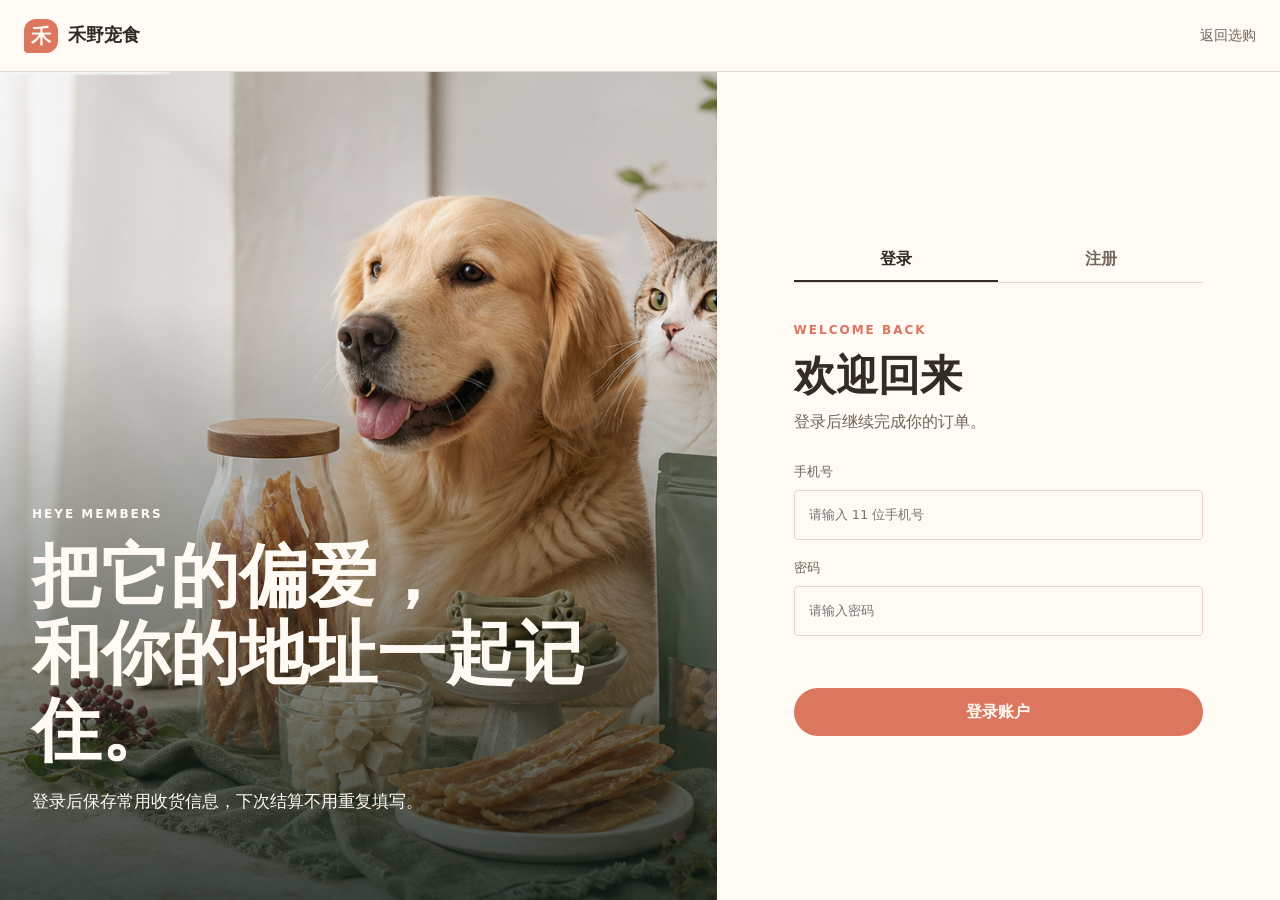
<file: account.html>
<!doctype html>
<html lang="zh-CN">
<head>
  <meta charset="UTF-8">
  <meta name="viewport" content="width=device-width, initial-scale=1.0">
  <meta name="description" content="禾野宠食用户登录、注册与收货信息管理。">
  <title>账户中心｜禾野宠食</title>
  <link rel="stylesheet" href="styles.css">
  <link rel="stylesheet" href="account.css">
</head>
<body class="account-page">
  <header class="account-header">
    <a class="brand" href="index.html" aria-label="返回禾野宠食首页">
      <span class="brand-mark">禾</span>
      <span>禾野宠食</span>
    </a>
    <a class="back-home" href="index.html">返回选购</a>
  </header>

  <main class="account-shell">
    <section class="account-intro">
      <img src="assets/images/hero.png" alt="宠物与天然零食">
      <div class="account-intro-shade"></div>
      <div class="account-intro-copy">
        <p class="eyebrow">HEYE MEMBERS</p>
        <h1>把它的偏爱，<br>和你的地址一起记住。</h1>
        <p>登录后保存常用收货信息，下次结算不用重复填写。</p>
      </div>
    </section>

    <section class="account-panel" aria-live="polite">
      <div id="authView">
        <div class="account-tabs" role="tablist" aria-label="账户操作">
          <button class="account-tab active" id="loginTab" type="button" role="tab" aria-selected="true">登录</button>
          <button class="account-tab" id="registerTab" type="button" role="tab" aria-selected="false">注册</button>
        </div>

        <form class="account-form" id="loginForm">
          <div class="form-heading">
            <p class="eyebrow ink">WELCOME BACK</p>
            <h2>欢迎回来</h2>
            <p>登录后继续完成你的订单。</p>
          </div>
          <label><span>手机号</span><input id="loginPhone" type="tel" inputmode="numeric" autocomplete="tel" maxlength="11" placeholder="请输入 11 位手机号" required></label>
          <label><span>密码</span><input id="loginPassword" type="password" autocomplete="current-password" minlength="6" placeholder="请输入密码" required></label>
          <p class="form-error" id="loginError" role="alert"></p>
          <button class="button button-primary account-submit" type="submit">登录账户</button>
        </form>

        <form class="account-form" id="registerForm" hidden>
          <div class="form-heading">
            <p class="eyebrow ink">JOIN HEYE</p>
            <h2>创建账户</h2>
            <p>注册后即可保存收货地址。</p>
          </div>
          <div class="form-row">
            <label><span>称呼</span><input id="registerName" type="text" autocomplete="name" maxlength="20" placeholder="怎么称呼你" required></label>
            <label><span>手机号</span><input id="registerPhone" type="tel" inputmode="numeric" autocomplete="tel" maxlength="11" placeholder="11 位手机号" required></label>
          </div>
          <div class="form-row">
            <label><span>设置密码</span><input id="registerPassword" type="password" autocomplete="new-password" minlength="6" placeholder="至少 6 位" required></label>
            <label><span>确认密码</span><input id="registerConfirm" type="password" autocomplete="new-password" minlength="6" placeholder="再次输入" required></label>
          </div>
          <p class="form-hint">此版本为本地静态演示，账户信息仅保存在当前浏览器。</p>
          <p class="form-error" id="registerError" role="alert"></p>
          <button class="button button-primary account-submit" type="submit">注册并登录</button>
        </form>
      </div>

      <div class="profile-view" id="profileView" hidden>
        <div class="profile-heading">
          <div class="profile-avatar" id="profileAvatar">禾</div>
          <div><p class="eyebrow ink">MY ACCOUNT</p><h2 id="profileName"></h2><p id="profilePhone"></p></div>
        </div>
        <div class="saved-address" id="savedAddress"></div>
        <section class="pet-profile-card" aria-labelledby="petProfileTitle">
          <div class="pet-profile-heading">
            <div><p class="eyebrow ink">PET PROFILE</p><h3 id="petProfileTitle">主宠档案</h3></div>
            <span>用于适口推荐与过敏源规避</span>
          </div>
          <form class="pet-profile-form" id="petProfileForm">
            <div class="form-row">
              <label><span>宠物名字</span><input id="petName" type="text" maxlength="20" placeholder="例如：年糕" required></label>
              <label><span>宠物类型</span><select id="petType" required><option value="dog">狗狗</option><option value="cat">猫猫</option></select></label>
            </div>
            <div class="form-row three-fields">
              <label><span>品种</span><input id="petBreed" type="text" maxlength="30" placeholder="例如：柯基"></label>
              <label><span>年龄（月）</span><input id="petAge" type="number" inputmode="numeric" min="1" max="300" placeholder="24"></label>
              <label><span>体重（kg）</span><input id="petWeight" type="number" inputmode="decimal" min="0.5" max="150" step="0.1" placeholder="8.5"></label>
            </div>
            <label><span>需要避开的食材</span><input id="petAllergies" type="text" maxlength="80" placeholder="例如：鸡、牛奶，用顿号或逗号分隔"></label>
            <p class="form-hint" id="petProfileStatus">尚未保存宠物档案。</p>
            <button class="button pet-save" type="submit">保存宠物档案</button>
          </form>
        </section>
        <div class="profile-actions">
          <a class="button button-primary" href="index.html">继续选购</a>
          <button class="button profile-logout" id="logoutButton" type="button">退出登录</button>
        </div>
      </div>
    </section>
  </main>

  <div class="toast" id="toast" role="status" aria-live="polite"></div>
  <script src="account.js"></script>
</body>
</html>
</file>
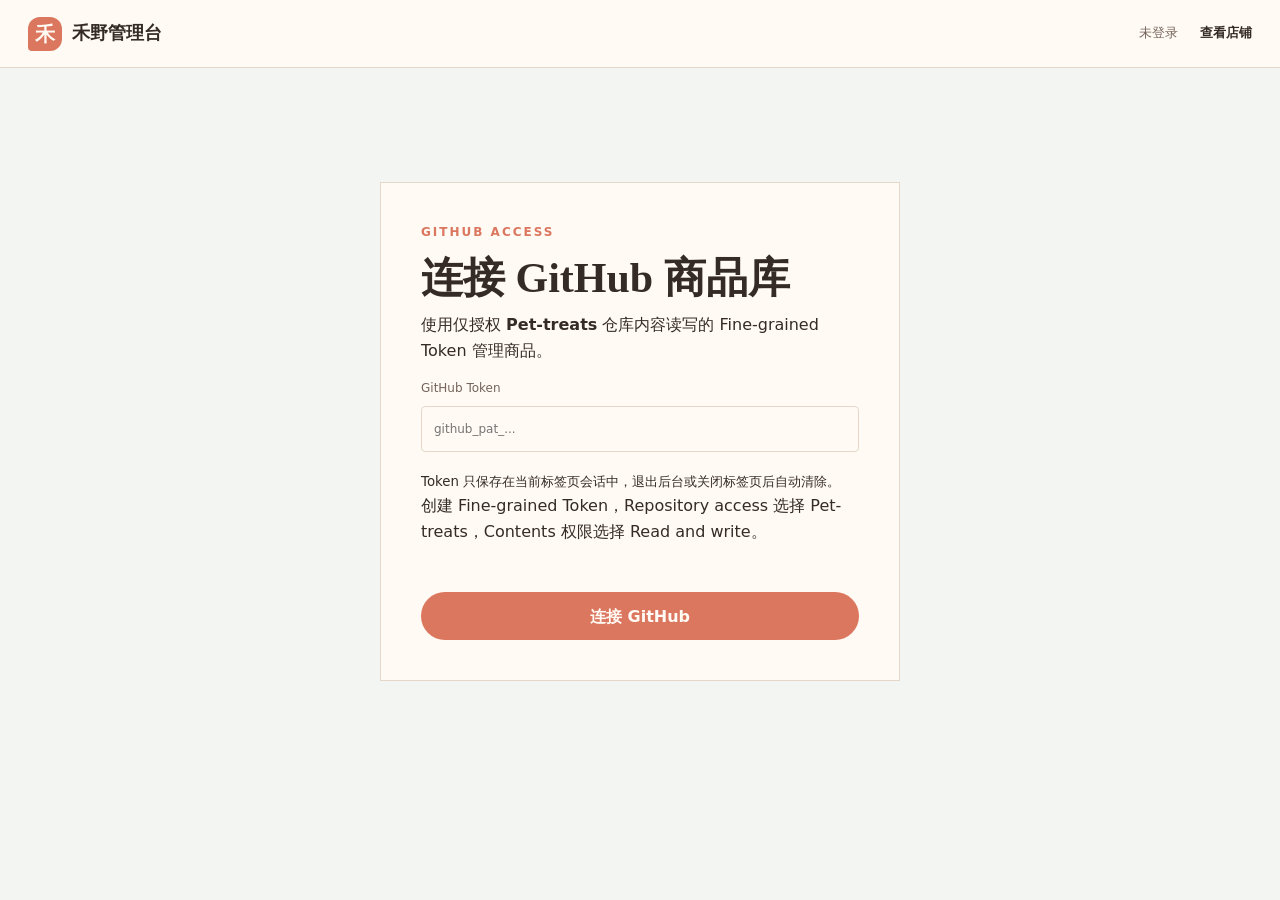
<file: admin.html>
<!doctype html>
<html lang="zh-CN">
<head>
  <meta charset="UTF-8">
  <meta name="viewport" content="width=device-width, initial-scale=1.0">
  <meta name="robots" content="noindex,nofollow">
  <title>商品管理｜禾野宠食</title>
  <link rel="stylesheet" href="styles.css">
  <link rel="stylesheet" href="admin.css">
</head>
<body class="admin-page">
  <header class="admin-header">
    <a class="brand" href="index.html"><span class="brand-mark">禾</span><span>禾野管理台</span></a>
    <div class="admin-header-actions"><span id="adminIdentity">未登录</span><a href="index.html">查看店铺</a></div>
  </header>

  <main class="admin-main">
<section class="admin-login" id="loginView">
      <form id="adminLoginForm">
        <p class="eyebrow ink">GITHUB ACCESS</p>
        <h1>连接 GitHub 商品库</h1>
        <p>使用仅授权 <strong>Pet-treats</strong> 仓库内容读写的 Fine-grained Token 管理商品。</p>
        <label><span>GitHub Token</span><input id="githubToken" type="password" autocomplete="off" placeholder="github_pat_..." required></label>
        <small>Token 只保存在当前标签页会话中，退出后台或关闭标签页后自动清除。</small>
        <p class="token-guide"><a href="https://github.com/settings/personal-access-tokens/new" target="_blank" rel="noopener">创建 Fine-grained Token</a>，Repository access 选择 Pet-treats，Contents 权限选择 Read and write。</p>
        <p class="admin-error" id="loginError" role="alert"></p>
        <button class="button button-primary" type="submit">连接 GitHub</button>
      </form>
    </section>

    <section class="admin-dashboard" id="dashboardView" hidden>
      <div class="admin-toolbar">
        <div><p class="eyebrow ink">PRODUCT CATALOG</p><h1>商品管理</h1><p id="productSummary">正在读取商品...</p></div>
        <div><button class="button admin-secondary" id="newProductButton" type="button">新增商品</button><button class="button admin-secondary" id="adminLogout" type="button">退出</button></div>
      </div>

      <div class="admin-workspace">
        <section class="admin-list-panel" aria-labelledby="productListTitle">
          <div class="admin-list-heading"><h2 id="productListTitle">全部商品</h2><input id="productSearch" type="search" placeholder="搜索商品或分类"></div>
          <div class="admin-product-list" id="adminProductList"></div>
        </section>

        <aside class="admin-editor" id="productEditor">
          <div class="editor-heading"><div><p class="eyebrow ink">PRODUCT EDITOR</p><h2 id="editorTitle">新增商品</h2></div><button class="icon-button" id="closeEditor" type="button" aria-label="关闭编辑器">×</button></div>
          <form id="productForm">
            <input id="productId" type="hidden">
            <input id="existingImageUrl" type="hidden">
            <div class="admin-form-row">
              <label><span>商品名称</span><input id="productName" type="text" maxlength="60" required></label>
              <label><span>商品 ID</span><input id="productSlug" type="text" maxlength="60" pattern="[a-z0-9-]+" placeholder="例如 rabbit-freeze" required></label>
            </div>
            <div class="admin-form-row three-columns">
              <label><span>食品分类</span><input id="productCategory" type="text" maxlength="20" required></label>
              <label><span>价格（元）</span><input id="productPrice" type="number" min="0" step="0.01" required></label>
              <label><span>规格</span><input id="productSpec" type="text" maxlength="30" required></label>
            </div>
            <fieldset><legend>适用宠物</legend><label class="check-label"><input id="productCat" type="checkbox">猫猫</label><label class="check-label"><input id="productDog" type="checkbox">狗狗</label></fieldset>
            <label><span>商品卖点</span><textarea id="productSelling" maxlength="240" required></textarea></label>
            <label><span>主要成分</span><textarea id="productIngredients" maxlength="180" required></textarea></label>
            <div class="admin-form-row">
              <label><span>适用文案</span><input id="productPetLabel" type="text" maxlength="40" placeholder="例如 犬猫通用" required></label>
              <label><span>角标</span><input id="productBadge" type="text" maxlength="20" value="新品" required></label>
            </div>
            <div class="admin-form-row three-columns">
              <label><span>月销量</span><input id="productSales" type="number" min="0" value="0" required></label>
              <label><span>评分</span><input id="productRating" type="number" min="1" max="5" step="0.1" value="5" required></label>
              <label><span>评价数</span><input id="productReviewCount" type="number" min="0" value="0" required></label>
            </div>
            <label><span>精选评价</span><input id="productReviewQuote" type="text" maxlength="160" placeholder="一条代表性买家反馈"></label>
            <label><span>商品图片</span><input id="productImage" type="file" accept="image/png,image/jpeg,image/webp"><small>新增商品必须上传，编辑时不上传则保留原图。</small></label>
            <div class="admin-image-preview" id="imagePreview">等待选择图片</div>
            <div class="admin-form-row">
              <label><span>排序值</span><input id="productSortOrder" type="number" min="0" value="0"></label>
              <label class="status-toggle"><span>商品状态</span><select id="productActive"><option value="true">上架</option><option value="false">下架</option></select></label>
            </div>
            <p class="admin-error" id="productError" role="alert"></p>
            <div class="editor-actions"><button class="button button-primary" id="saveProduct" type="submit">保存商品</button><button class="button delete-product" id="deleteProduct" type="button" hidden>删除商品</button></div>
          </form>
        </aside>
      </div>
    </section>
  </main>

  <div class="toast" id="toast" role="status" aria-live="polite"></div>
  <script src="github-config.js?v=1"></script>
  <script src="github-admin.js?v=2"></script>
</body>
</html>
</file>
<file: styles.css>
:root {
  --ink: #17231d;
  --ink-soft: #4d5a53;
  --sage: #70806b;
  --sage-light: #dfe6dc;
  --cream: #f7f5ee;
  --white: #fffefa;
  --berry: #9c5f69;
  --berry-light: #ead9dc;
  --line: #d9ddd6;
  --shadow: 0 18px 50px rgba(23, 35, 29, 0.14);
  --container: 1240px;
}

* { box-sizing: border-box; }
html { scroll-behavior: smooth; }
body {
  margin: 0;
  color: var(--ink);
  background: var(--white);
  font-family: "Microsoft YaHei", "PingFang SC", system-ui, sans-serif;
  line-height: 1.6;
}
body.modal-open { overflow: hidden; }
button, a { -webkit-tap-highlight-color: transparent; }
button { font: inherit; }
a { color: inherit; text-decoration: none; }
img { display: block; width: 100%; }

.site-header {
  height: 72px;
  padding: 0 max(24px, calc((100vw - var(--container)) / 2));
  display: grid;
  grid-template-columns: 1fr auto 1fr;
  align-items: center;
  background: rgba(255, 254, 250, 0.94);
  border-bottom: 1px solid rgba(23, 35, 29, 0.09);
  position: sticky;
  top: 0;
  z-index: 20;
  backdrop-filter: blur(12px);
}
.brand { display: inline-flex; align-items: center; gap: 10px; font-weight: 700; width: fit-content; }
.brand-mark {
  width: 34px;
  height: 34px;
  display: grid;
  place-items: center;
  color: var(--white);
  background: var(--ink);
  font-family: "SimSun", serif;
  font-size: 20px;
}
.nav-links { display: flex; gap: 32px; font-size: 14px; color: var(--ink-soft); }
.nav-links a:hover { color: var(--ink); }
.cart-button {
  justify-self: end;
  border: 0;
  background: transparent;
  color: var(--ink);
  display: flex;
  align-items: center;
  gap: 9px;
  cursor: pointer;
}
.cart-count {
  min-width: 25px;
  height: 25px;
  padding: 0 7px;
  display: grid;
  place-items: center;
  color: var(--white);
  background: var(--berry);
  border-radius: 50%;
  font-size: 12px;
  font-weight: 700;
}

.header-actions { justify-self: end; display: flex; align-items: center; gap: 24px; }
.account-link { display: inline-flex; align-items: center; gap: 8px; color: var(--ink-soft); font-size: 13px; font-weight: 700; }
.account-link:hover { color: var(--ink); }
.admin-entry { color: var(--sage); font-size: 12px; font-weight: 800; letter-spacing: .08em; }
.admin-entry:hover { color: var(--ink); }
.account-dot { width: 8px; height: 8px; border: 1px solid var(--sage); border-radius: 50%; background: var(--sage-light); }
.hero {
  min-height: min(760px, calc(100vh - 72px));
  height: calc(100vh - 72px);
  max-height: 820px;
  position: relative;
  overflow: hidden;
  display: flex;
  align-items: center;
}
.hero-image { position: absolute; inset: 0; height: 100%; object-fit: cover; object-position: center; }
.hero-shade { position: absolute; inset: 0; background: linear-gradient(90deg, rgba(16, 25, 20, .82) 0%, rgba(16, 25, 20, .52) 34%, rgba(16, 25, 20, .03) 66%); }
.hero-content {
  width: min(620px, 50%);
  margin-left: max(24px, calc((100vw - var(--container)) / 2));
  color: var(--white);
  position: relative;
  z-index: 1;
}
.eyebrow { margin: 0 0 13px; font-size: 12px; letter-spacing: 2px; font-weight: 700; }
.eyebrow.ink { color: var(--berry); }
h1, h2, p { margin-top: 0; }
h1, h2 { font-family: "STSong", "SimSun", serif; letter-spacing: 0; line-height: 1.12; }
h1 { font-size: clamp(56px, 7vw, 100px); margin-bottom: 22px; font-weight: 700; }
.hero-copy { max-width: 510px; font-size: 19px; line-height: 1.9; margin-bottom: 32px; }
.hero-actions { display: flex; gap: 12px; flex-wrap: wrap; }
.button {
  min-height: 48px;
  padding: 0 24px;
  border: 1px solid transparent;
  border-radius: 4px;
  display: inline-flex;
  align-items: center;
  justify-content: center;
  font-weight: 700;
  cursor: pointer;
  transition: transform .2s ease, background .2s ease, color .2s ease;
}
.button:hover { transform: translateY(-2px); }
.button-primary { color: var(--white); background: var(--ink); }
.button-primary:hover { background: #294035; }
.hero .button-primary { color: var(--ink); background: var(--white); }
.button-light { color: var(--white); background: rgba(255,255,255,.08); border-color: rgba(255,255,255,.55); }
.hero-notes { margin: 38px 0 0; padding: 0; list-style: none; display: flex; gap: 28px; font-size: 13px; }
.hero-notes li::before { content: ""; width: 6px; height: 6px; background: #b9caa8; display: inline-block; margin: 0 9px 1px 0; border-radius: 50%; }

.trust-strip { max-width: var(--container); margin: 0 auto; padding: 34px 24px; display: grid; grid-template-columns: repeat(4, 1fr); border-bottom: 1px solid var(--line); }
.trust-strip article { padding: 0 24px; border-right: 1px solid var(--line); display: grid; gap: 2px; }
.trust-strip article:first-child { padding-left: 0; }
.trust-strip article:last-child { border-right: 0; }
.trust-strip strong { font-family: "STSong", "SimSun", serif; font-size: 19px; }
.trust-strip span { font-size: 13px; color: var(--ink-soft); }

.bestsellers-section { max-width: var(--container); margin: 0 auto; padding: 88px 24px 0; }
.compact-heading { margin-bottom: 28px; }
.compact-heading h2 { font-size: clamp(34px, 4vw, 50px); }
.bestseller-grid { display: grid; grid-template-columns: repeat(3, 1fr); gap: 16px; }
.bestseller-card { position: relative; display: grid; grid-template-columns: 43% 57%; min-height: 210px; background: var(--cream); overflow: hidden; }
.rank-badge { position: absolute; z-index: 2; top: 12px; left: 12px; padding: 5px 9px; color: var(--white); background: var(--berry); font-size: 11px; font-weight: 700; }
.bestseller-card:first-child .rank-badge { background: var(--ink); }
.bestseller-image { border: 0; padding: 0; background: transparent; cursor: pointer; overflow: hidden; }
.bestseller-image img { height: 100%; object-fit: cover; transition: transform .4s ease; }
.bestseller-card:hover .bestseller-image img { transform: scale(1.04); }
.bestseller-info { min-width: 0; padding: 24px 18px 18px; display: grid; grid-template-columns: 1fr auto; align-content: space-between; gap: 16px 10px; }
.bestseller-info p { margin: 0 0 5px; color: var(--ink-soft); font-size: 11px; }
.bestseller-info h3 { margin: 0 0 9px; font-family: "STSong", "SimSun", serif; font-size: 20px; line-height: 1.3; }
.bestseller-info span { color: var(--berry); font-size: 12px; font-weight: 700; }
.bestseller-info > strong { align-self: end; font-size: 18px; }
.bestseller-add { grid-column: 1 / -1; min-height: 38px; border: 1px solid var(--ink); color: var(--ink); background: transparent; cursor: pointer; font-size: 20px; }
.bestseller-add:hover { color: var(--white); background: var(--ink); }
.recommendations-section { max-width: var(--container); margin: 0 auto; padding: 88px 24px 0; }
.recommendation-grid { display: grid; grid-template-columns: repeat(4, 1fr); gap: 16px; }
.recommendation-card { min-width: 0; background: var(--cream); }
.recommendation-image { width: 100%; aspect-ratio: 1 / .82; border: 0; padding: 0; overflow: hidden; background: transparent; cursor: pointer; }
.recommendation-image img { height: 100%; object-fit: cover; transition: transform .4s ease; }
.recommendation-card:hover .recommendation-image img { transform: scale(1.035); }
.recommendation-info { padding: 16px; }
.recommendation-info > p { margin: 0 0 4px; color: var(--berry); font-size: 11px; font-weight: 700; }
.recommendation-info h3 { margin: 0 0 7px; font-family: "STSong", "SimSun", serif; font-size: 20px; }
.recommendation-info > span { color: var(--ink-soft); font-size: 11px; }
.recommendation-info > div { display: flex; align-items: center; justify-content: space-between; margin-top: 14px; }
.recommendation-info > div strong { font-size: 18px; }
.recommendation-info > div button { width: 36px; height: 36px; border: 0; color: var(--white); background: var(--ink); cursor: pointer; font-size: 20px; }
.recommendation-empty { grid-column: 1 / -1; min-height: 210px; padding: 36px; display: grid; place-content: center; justify-items: start; background: var(--sage-light); }
.recommendation-empty strong { font-family: "STSong", "SimSun", serif; font-size: 28px; }
.recommendation-empty p { max-width: 520px; color: var(--ink-soft); }
.products-section { max-width: var(--container); margin: 0 auto; padding: 100px 24px 120px; }
.section-heading { display: flex; justify-content: space-between; align-items: end; gap: 40px; margin-bottom: 36px; }
.section-heading h2, .story-band h2 { font-size: clamp(36px, 4vw, 58px); margin: 0; }
.section-heading > p { color: var(--ink-soft); max-width: 420px; margin-bottom: 4px; }
.filter-groups { min-width: 0; max-width: 100%; display: grid; gap: 14px; margin-bottom: 30px; padding: 18px 0; border-top: 1px solid var(--line); border-bottom: 1px solid var(--line); }
.filter-group { min-width: 0; display: grid; grid-template-columns: 76px minmax(0, 1fr); align-items: center; gap: 16px; }
.filter-label { color: var(--ink-soft); font-size: 12px; font-weight: 700; }
.filters { width: 100%; min-width: 0; max-width: 100%; display: flex; gap: 8px; margin-bottom: 0; overflow-x: auto; padding-bottom: 4px; scrollbar-width: none; }
.filters::-webkit-scrollbar { display: none; }
.filter-button { white-space: nowrap; border: 1px solid var(--line); background: transparent; color: var(--ink-soft); border-radius: 999px; min-height: 42px; padding: 0 18px; cursor: pointer; }
.filter-button.active, .filter-button:hover { background: var(--ink); color: var(--white); border-color: var(--ink); }
.pet-filters .filter-button.active { background: var(--berry); border-color: var(--berry); }
.product-grid { display: grid; grid-template-columns: repeat(3, 1fr); gap: 38px 22px; }
.product-card { min-width: 0; }
.product-image-wrap { position: relative; aspect-ratio: 1 / 1; overflow: hidden; background: var(--cream); cursor: pointer; }
.product-image-wrap img { height: 100%; object-fit: cover; transition: transform .5s ease; }
.product-card:hover .product-image-wrap img { transform: scale(1.035); }
.product-badge { position: absolute; top: 14px; left: 14px; padding: 5px 10px; background: rgba(255,254,250,.9); color: var(--ink); font-size: 11px; font-weight: 700; backdrop-filter: blur(8px); }
.quick-add { position: absolute; right: 14px; bottom: 14px; width: 44px; height: 44px; border: 0; background: var(--ink); color: var(--white); font-size: 24px; cursor: pointer; box-shadow: 0 8px 20px rgba(23,35,29,.2); }
.product-info { display: grid; grid-template-columns: 1fr auto; gap: 8px 20px; padding-top: 16px; }
.product-category { margin: 0 0 4px; color: var(--berry); font-size: 12px; font-weight: 700; }
.product-category span { color: var(--ink-soft); }
.product-name { margin: 0; font-family: "STSong", "SimSun", serif; font-size: 22px; cursor: pointer; }
.product-desc { grid-column: 1 / -1; color: var(--ink-soft); font-size: 13px; margin: 0; }
.product-price { font-size: 18px; font-weight: 700; align-self: end; }
.product-rating { grid-column: 1 / -1; margin: -2px 0 0; color: var(--ink-soft); font-size: 12px; }

.story-band { background: var(--sage); color: var(--white); padding: 80px max(24px, calc((100vw - var(--container)) / 2)); display: grid; grid-template-columns: 1.2fr .8fr; gap: 80px; align-items: end; }
.story-band h2 { margin: 0; max-width: 650px; }
.story-band > p { margin: 0; max-width: 470px; line-height: 2; }
footer { min-height: 170px; padding: 44px max(24px, calc((100vw - var(--container)) / 2)); display: grid; grid-template-columns: 1fr auto auto; align-items: center; gap: 40px; background: var(--cream); color: var(--ink-soft); font-size: 13px; }
footer p { margin: 0; }
.footer-brand { color: var(--ink); }

.overlay { position: fixed; inset: 0; z-index: 50; display: grid; place-items: center; padding: 24px; background: rgba(15, 24, 19, .58); backdrop-filter: blur(5px); }
.overlay[hidden] { display: none; }
.modal { background: var(--white); box-shadow: var(--shadow); position: relative; max-height: calc(100vh - 48px); overflow: auto; }
.product-modal { width: min(960px, 100%); display: grid; grid-template-columns: 1fr 1fr; }
.detail-media { min-height: 560px; background: var(--cream); }
.detail-media img { height: 100%; object-fit: cover; }
.detail-content { padding: 64px 52px 44px; display: flex; flex-direction: column; }
.detail-content h2 { font-size: 42px; margin-bottom: 18px; }
.detail-selling { color: var(--ink-soft); line-height: 1.9; }
.detail-meta { display: grid; grid-template-columns: repeat(3, 1fr); gap: 12px; margin: 22px 0; }
.detail-meta span { background: var(--cream); padding: 13px 15px; }
.detail-meta small, .ingredients small { display: block; color: var(--ink-soft); font-size: 11px; margin-bottom: 4px; }
.ingredients { border-top: 1px solid var(--line); padding-top: 20px; }
.ingredients p { margin: 0; }
.product-reviews { margin-top: 22px; padding-top: 20px; border-top: 1px solid var(--line); }
.reviews-heading { display: flex; align-items: end; justify-content: space-between; gap: 20px; margin-bottom: 12px; }
.reviews-heading small { color: var(--ink-soft); font-size: 11px; }
.reviews-heading h3 { margin: 2px 0 0; font-family: "STSong", "SimSun", serif; font-size: 24px; }
.reviews-heading > strong { color: var(--berry); font-size: 14px; }
.review-list { display: grid; gap: 8px; max-height: 190px; overflow-y: auto; }
.review-item { padding: 12px; background: var(--cream); }
.review-item > div { display: flex; align-items: center; justify-content: space-between; gap: 12px; }
.review-item > div span { color: var(--berry); font-size: 11px; }
.review-item p { margin: 5px 0; color: var(--ink-soft); font-size: 12px; }
.review-item small { color: #7b847f; font-size: 10px; }
.review-form { margin-top: 12px; }
.review-form-row { display: grid; grid-template-columns: 92px 1fr; gap: 10px; }
.review-form label { display: grid; gap: 5px; color: var(--ink-soft); font-size: 11px; }
.review-form select, .review-form textarea { width: 100%; border: 1px solid var(--line); border-radius: 4px; padding: 8px 10px; color: var(--ink); background: var(--white); font: inherit; outline: none; }
.review-form select { height: 42px; }
.review-form textarea { min-height: 64px; resize: vertical; }
.review-error { min-height: 17px; margin: 3px 0; color: #a83f4d; font-size: 11px; }
.review-submit { min-height: 38px; padding: 0 16px; color: var(--ink); background: transparent; border-color: var(--ink); }
.review-login-hint { margin: 12px 0 0; color: var(--ink-soft); font-size: 12px; }
.review-login-hint a { color: var(--berry); font-weight: 700; }
.detail-footer { display: flex; justify-content: space-between; align-items: center; gap: 20px; margin-top: auto; padding-top: 30px; }
.detail-price { font-size: 27px; }
.icon-button { width: 42px; height: 42px; display: grid; place-items: center; border: 0; background: transparent; color: var(--ink); font-size: 30px; cursor: pointer; }
.modal-close { position: absolute; top: 14px; right: 14px; z-index: 2; background: rgba(255,254,250,.86); }

.cart-overlay { justify-items: end; padding: 0; }
.cart-panel { width: min(480px, 100%); height: 100%; background: var(--white); display: grid; grid-template-rows: auto 1fr auto; box-shadow: var(--shadow); }
.cart-header { padding: 28px 28px 20px; display: flex; align-items: center; justify-content: space-between; border-bottom: 1px solid var(--line); }
.cart-header h2 { font-size: 36px; margin: 0; }
.cart-items { padding: 12px 28px; overflow-y: auto; }
.cart-item { display: grid; grid-template-columns: 82px 1fr auto; gap: 14px; padding: 16px 0; border-bottom: 1px solid var(--line); }
.cart-item img { width: 82px; height: 82px; object-fit: cover; }
.cart-item h3 { margin: 0 0 2px; font-family: "STSong", "SimSun", serif; font-size: 17px; }
.cart-item p { color: var(--ink-soft); font-size: 12px; margin: 0; }
.cart-item-price { font-weight: 700; }
.quantity-control { display: flex; align-items: center; gap: 4px; margin-top: 8px; }
.quantity-control button { width: 28px; height: 28px; border: 1px solid var(--line); background: transparent; cursor: pointer; }
.quantity-control span { min-width: 26px; text-align: center; font-size: 13px; }
.remove-button { border: 0; background: transparent; color: var(--ink-soft); font-size: 12px; cursor: pointer; align-self: end; padding: 4px 0; }
.cart-footer { border-top: 1px solid var(--line); padding: 20px 28px 28px; background: var(--cream); }
.cart-total { display: flex; align-items: center; justify-content: space-between; margin-bottom: 2px; }
.cart-total strong { font-size: 27px; }
.cart-footer > p { font-size: 11px; color: var(--ink-soft); }
.checkout-button { width: 100%; }
.checkout-button:disabled { background: #aab1ac; cursor: not-allowed; transform: none; }
.empty-cart { min-height: 100%; display: grid; place-content: center; text-align: center; color: var(--ink-soft); }
.empty-cart strong { color: var(--ink); font-family: "STSong", "SimSun", serif; font-size: 24px; }
.empty-cart p { margin: 5px 0 0; }

.address-modal { width: min(680px, 100%); padding: 48px; }
.address-heading { margin-bottom: 28px; }
.address-heading h2 { margin-bottom: 10px; font-size: 42px; }
.address-heading > p:last-child { margin: 0; color: var(--ink-soft); }
.address-form label { display: grid; gap: 7px; margin-bottom: 18px; color: var(--ink-soft); font-size: 13px; }
.address-form input, .address-form textarea { width: 100%; border: 1px solid var(--line); border-radius: 4px; padding: 0 14px; color: var(--ink); background: var(--white); font: inherit; outline: none; }
.address-form input { height: 50px; }
.address-form textarea { min-height: 92px; padding-top: 13px; resize: vertical; }
.address-form input:focus, .address-form textarea:focus { border-color: var(--sage); box-shadow: 0 0 0 3px rgba(112,128,107,.12); }
.address-row { display: grid; grid-template-columns: 1fr 1fr; gap: 14px; }
.address-error { min-height: 22px; margin: -6px 0 8px; color: #a83f4d; font-size: 12px; }
.address-submit-row { display: flex; align-items: center; justify-content: space-between; gap: 24px; padding-top: 18px; border-top: 1px solid var(--line); }
.address-submit-row small { display: block; color: var(--ink-soft); }
.address-submit-row strong { font-size: 26px; }
.success-address { padding: 12px; background: var(--cream); font-size: 12px; }
.success-modal { width: min(460px, 100%); padding: 54px 42px 42px; text-align: center; }
.success-mark { width: 64px; height: 64px; display: grid; place-items: center; margin: 0 auto 24px; border: 1px solid var(--sage); color: var(--sage); border-radius: 50%; font-size: 30px; }
.success-modal h2 { font-size: 42px; margin-bottom: 14px; }
.success-modal > p:not(.eyebrow) { color: var(--ink-soft); line-height: 1.9; }
.toast { position: fixed; left: 50%; bottom: 28px; z-index: 80; transform: translate(-50%, 20px); background: var(--ink); color: var(--white); padding: 11px 18px; opacity: 0; pointer-events: none; transition: .25s ease; font-size: 13px; box-shadow: var(--shadow); }
.toast.show { opacity: 1; transform: translate(-50%, 0); }

@media (max-width: 900px) {
  .recommendation-grid { grid-template-columns: repeat(2, 1fr); }
  .site-header { grid-template-columns: 1fr auto; }
  .nav-links { display: none; }
  .header-actions { justify-self: end; display: flex; align-items: center; gap: 24px; }
.account-link { display: inline-flex; align-items: center; gap: 8px; color: var(--ink-soft); font-size: 13px; font-weight: 700; }
.account-link:hover { color: var(--ink); }
.account-dot { width: 8px; height: 8px; border: 1px solid var(--sage); border-radius: 50%; background: var(--sage-light); }
.hero { min-height: 680px; height: calc(100svh - 72px); max-height: 760px; align-items: end; padding-bottom: 44px; }
  .hero-image { object-position: 61% center; }
  .hero-shade { background: linear-gradient(0deg, rgba(15,24,19,.88) 0%, rgba(15,24,19,.48) 52%, rgba(15,24,19,.04) 80%); }
  .hero-content { width: auto; margin: 0 24px; }
  h1 { font-size: 58px; margin-bottom: 12px; }
  .hero-copy { font-size: 16px; margin-bottom: 22px; max-width: 520px; }
  .hero-notes { margin-top: 25px; gap: 13px; flex-wrap: wrap; }
  .trust-strip { grid-template-columns: repeat(2, 1fr); gap: 0; padding: 26px 24px; }
  .trust-strip article { padding: 14px 18px; }
  .trust-strip article:nth-child(2) { border-right: 0; }
  .trust-strip article:nth-child(3) { padding-left: 0; }
  .product-grid { grid-template-columns: repeat(2, 1fr); }
  .product-modal { grid-template-columns: 1fr; width: min(620px, 100%); }
  .detail-media { min-height: 0; aspect-ratio: 1.4 / 1; }
  .detail-content { padding: 34px 28px 28px; }
  .detail-content h2 { font-size: 34px; }
  .story-band { grid-template-columns: 1fr; gap: 30px; }
  footer { grid-template-columns: 1fr; gap: 13px; }
}

@media (max-width: 600px) {
  .site-header { height: 62px; padding: 0 16px; }
  .brand { font-size: 15px; }
  .brand-mark { width: 30px; height: 30px; font-size: 18px; }
  .cart-button > span:first-child { font-size: 13px; }
  .header-actions { gap: 12px; }
  .account-link { font-size: 12px; }
  .header-actions { justify-self: end; display: flex; align-items: center; gap: 24px; }
.account-link { display: inline-flex; align-items: center; gap: 8px; color: var(--ink-soft); font-size: 13px; font-weight: 700; }
.account-link:hover { color: var(--ink); }
.account-dot { width: 8px; height: 8px; border: 1px solid var(--sage); border-radius: 50%; background: var(--sage-light); }
.hero { height: calc(100svh - 62px); min-height: 620px; max-height: 720px; padding-bottom: 28px; }
  .hero-image { object-position: 62% center; }
  .hero-content { margin: 0 18px; }
  h1 { font-size: 48px; }
  .hero-copy { line-height: 1.75; }
  .hero-actions .button { flex: 1 1 150px; padding: 0 14px; }
  .hero-notes { font-size: 11px; }
  .trust-strip { grid-template-columns: 1fr 1fr; padding: 15px 18px; }
  .trust-strip article { padding: 12px 9px; }
  .trust-strip strong { font-size: 16px; }
  .trust-strip span { font-size: 11px; }
  .recommendations-section { padding: 64px 16px 0; }
  .recommendation-grid { grid-template-columns: 1fr; }
  .products-section { padding: 72px 16px 80px; }
  .section-heading { display: block; margin-bottom: 28px; }
  .section-heading h2 { font-size: 36px; margin-bottom: 13px; }
  .section-heading > p { font-size: 14px; }
  .filter-groups { gap: 16px; padding: 15px 0; }
  .filter-group { display: block; }
  .filter-label { display: block; margin-bottom: 8px; }
  .filters { margin-right: 0; }
  .product-grid { grid-template-columns: 1fr; gap: 34px; }
  .product-name { font-size: 21px; }
  .story-band { padding: 62px 20px; }
  .story-band h2 { font-size: 36px; }
  .overlay { padding: 12px; align-items: end; }
  .product-modal { max-height: calc(100svh - 24px); }
  .detail-media { aspect-ratio: 1.35 / 1; }
  .detail-content { padding: 26px 20px 20px; }
  .review-form-row { grid-template-columns: 1fr; }
  .detail-content h2 { font-size: 31px; margin-bottom: 10px; }
  .detail-selling { font-size: 14px; line-height: 1.7; }
  .detail-meta { margin: 14px 0; }
  .detail-footer { position: sticky; bottom: -20px; background: var(--white); padding: 14px 0 20px; }
  .detail-footer .button { padding: 0 18px; }
  .cart-overlay { padding: 0; }
  .cart-panel { width: 100%; }
  .cart-header, .cart-items, .cart-footer { padding-left: 18px; padding-right: 18px; }
  .success-modal { padding: 42px 24px 30px; }
  .address-modal { padding: 38px 20px 20px; }
  .address-heading h2 { font-size: 34px; }
  .address-row { grid-template-columns: 1fr; gap: 0; }
  .address-submit-row { align-items: stretch; flex-direction: column; gap: 14px; }
  .address-submit-row .button { width: 100%; }
  footer { padding: 38px 20px; }
}

@media (max-width: 900px) {
  .recommendation-grid { grid-template-columns: repeat(2, 1fr); }
  .bestseller-grid { grid-template-columns: 1fr; }
  .bestseller-card { grid-template-columns: 34% 66%; }
}

@media (max-width: 600px) {
  .bestsellers-section { padding: 64px 16px 0; }
  .compact-heading { margin-bottom: 22px; }
  .compact-heading h2 { font-size: 36px; }
  .bestseller-card { grid-template-columns: 42% 58%; min-height: 180px; }
  .bestseller-info { padding: 20px 14px 14px; }
}
@media (prefers-reduced-motion: reduce) {
  html { scroll-behavior: auto; }
  *, *::before, *::after { transition-duration: 0.01ms !important; }
}

:focus-visible { outline: 3px solid rgba(156, 95, 105, .35); outline-offset: 3px; }
.product-tools { display: grid; grid-template-columns: minmax(260px, 1fr) auto auto; align-items: end; gap: 18px; margin: 0 0 30px; }
.product-search-field, .product-sort { display: grid; gap: 7px; color: var(--ink-soft); font-size: 12px; font-weight: 700; }
.product-search-field > div { position: relative; }
.product-search-field input, .product-sort select { width: 100%; height: 46px; border: 1px solid var(--line); border-radius: 4px; color: var(--ink); background: var(--white); font: inherit; }
.product-search-field input { padding: 0 46px 0 14px; }
.product-search-field input:focus, .product-sort select:focus { border-color: var(--sage); outline: 0; box-shadow: 0 0 0 3px rgba(112, 128, 107, .12); }
.product-search-field button { position: absolute; inset: 0 0 0 auto; width: 44px; border: 0; color: var(--ink-soft); background: transparent; cursor: pointer; font-size: 21px; }
.product-sort select { min-width: 170px; padding: 0 34px 0 12px; }
.product-result-count { margin: 0 0 12px; color: var(--ink-soft); font-size: 12px; white-space: nowrap; }
.product-empty { grid-column: 1 / -1; min-height: 260px; display: grid; place-content: center; justify-items: center; padding: 32px; text-align: center; background: var(--cream); }
.product-empty strong { font-family: "STSong", "SimSun", serif; font-size: 26px; }
.product-empty p { margin: 4px 0 16px; color: var(--ink-soft); }
.product-empty button { min-height: 40px; padding: 0 18px; border: 1px solid var(--ink); color: var(--ink); background: transparent; cursor: pointer; }
.shipping-progress { margin: 12px 0 16px; }
.shipping-progress > div:first-child { display: flex; justify-content: space-between; gap: 12px; margin-bottom: 8px; color: var(--ink-soft); font-size: 11px; }
.shipping-progress small { color: #7b847f; }
.shipping-progress-track { height: 5px; overflow: hidden; border-radius: 999px; background: var(--line); }
.shipping-progress-track span { display: block; width: 0; height: 100%; border-radius: inherit; background: var(--berry); transition: width .3s ease; }
.mobile-cart-bar { display: none; }
@media (max-width: 600px) {
  .product-tools { grid-template-columns: 1fr auto; gap: 12px; margin-bottom: 24px; }
  .product-search-field { grid-column: 1 / -1; }
  .product-sort select { min-width: 150px; }
  .product-result-count { align-self: end; margin-bottom: 13px; }
  .mobile-cart-bar:not([hidden]) { position: fixed; z-index: 35; left: 14px; right: 14px; bottom: max(14px, env(safe-area-inset-bottom)); display: flex; align-items: center; justify-content: space-between; min-height: 64px; padding: 10px 12px 10px 18px; border: 1px solid rgba(255,255,255,.18); border-radius: 6px; color: var(--white); background: var(--ink); box-shadow: 0 16px 38px rgba(23,35,29,.3); cursor: pointer; }
  .mobile-cart-bar span { display: grid; text-align: left; }
  .mobile-cart-bar small { color: #cbd4cf; font-size: 10px; }
  .mobile-cart-bar strong { font-size: 20px; }
  .mobile-cart-bar em { padding: 9px 13px; border-radius: 4px; color: var(--ink); background: var(--white); font-style: normal; font-size: 12px; font-weight: 800; }
  body.modal-open .mobile-cart-bar { display: none; }
}
@media (max-width: 600px) {
  .mobile-cart-bar:not([hidden]) + .toast { bottom: calc(max(14px, env(safe-area-inset-bottom)) + 76px); max-width: calc(100vw - 28px); text-align: center; }
}
/* Warm editorial refresh */
:root {
  --ink: #342b27;
  --ink-soft: #74655d;
  --sage: #8da07f;
  --sage-light: #e7eedf;
  --cream: #f8f0e4;
  --white: #fffaf3;
  --berry: #db765f;
  --berry-light: #f6d8cd;
  --blue-light: #dcebf2;
  --line: #e5d8cb;
  --shadow: 0 18px 48px rgba(91, 66, 52, .14);
}
body { background: #fffaf3; }
.site-header {
  height: 76px;
  background: rgba(255, 250, 243, .96);
  border-color: rgba(96, 72, 58, .1);
}
.brand { font-family: "STSong", "SimSun", serif; font-size: 18px; }
.brand-mark { border-radius: 12px 12px 12px 4px; background: var(--berry); }
.nav-links a { position: relative; font-weight: 700; }
.nav-links a::after { content: ""; position: absolute; left: 50%; right: 50%; bottom: -10px; height: 2px; background: var(--berry); transition: left .2s ease, right .2s ease; }
.nav-links a:hover::after { left: 0; right: 0; }
.cart-count { background: var(--berry); }
.button { border-radius: 999px; }
.button-primary { background: var(--berry); }
.button-primary:hover { background: #c8624c; }
.hero {
  width: min(1420px, calc(100% - 40px));
  min-height: 650px;
  height: auto;
  max-height: none;
  margin: 20px auto 0;
  padding: 56px 38px 44px max(42px, calc((100% - 1320px) / 2));
  display: grid;
  grid-template-columns: minmax(330px, .78fr) minmax(500px, 1.35fr) 190px;
  gap: 26px;
  align-items: center;
  overflow: visible;
  background: #f8f0e4;
  border-radius: 34px;
}
.hero-content { width: auto; margin: 0; color: var(--ink); position: relative; z-index: 2; }
.hero-content .eyebrow { color: var(--sage); }
.hero h1 { margin-bottom: 22px; font-size: clamp(56px, 5.5vw, 88px); font-weight: 700; }
.hero h1 em { color: var(--berry); font-style: normal; }
.hero-copy { max-width: 440px; margin-bottom: 28px; color: var(--ink-soft); font-size: 17px; line-height: 1.9; }
.hero .button-primary { color: #fff; background: var(--berry); }
.hero .button-light { color: var(--ink); background: transparent; border-color: #bba99c; }
.hero-notes { margin-top: 30px; gap: 18px; color: var(--ink-soft); }
.hero-notes li::before { background: var(--sage); }
.hero-photo { position: relative; min-width: 0; margin: 0; }
.hero-photo img { aspect-ratio: 1.22 / 1; object-fit: cover; object-position: center; border-radius: 46% 46% 24px 24px; box-shadow: var(--shadow); }
.hero-photo figcaption { position: absolute; right: -12px; top: -24px; width: 178px; padding: 17px 18px; color: var(--ink-soft); background: #fffdf8; border: 1px solid var(--line); box-shadow: 0 12px 28px rgba(91,66,52,.1); font-family: "STSong", "SimSun", serif; font-size: 14px; line-height: 1.65; transform: rotate(2deg); }
.hero-pets { display: grid; gap: 22px; align-self: stretch; align-content: center; }
.pet-portrait { border: 0; padding: 0; color: var(--ink); background: transparent; cursor: pointer; text-align: center; }
.pet-portrait img { aspect-ratio: 1; object-fit: cover; border-radius: 50%; border: 8px solid #e2ead8; transition: transform .25s ease; }
.pet-portrait-dog img { border-color: var(--blue-light); }
.pet-portrait:hover img { transform: rotate(-3deg) scale(1.04); }
.pet-portrait span { display: grid; margin-top: 8px; }
.pet-portrait small { color: var(--ink-soft); font-size: 9px; letter-spacing: .15em; }
.pet-portrait strong { font-family: "STSong", "SimSun", serif; font-size: 20px; }
.pet-picker {
  max-width: var(--container);
  margin: 30px auto 0;
  padding: 25px 26px;
  display: grid;
  grid-template-columns: 1.1fr repeat(3, 1fr);
  gap: 14px;
  align-items: center;
  background: #fffdf8;
  border: 1px solid var(--line);
  border-radius: 24px;
  box-shadow: 0 12px 34px rgba(91,66,52,.07);
}
.pet-picker h2 { margin: 0; font-size: 30px; }
.pet-picker .eyebrow { margin-bottom: 5px; }
.pet-picker button { min-height: 88px; padding: 10px 14px; display: flex; align-items: center; gap: 13px; border: 0; border-radius: 20px; color: var(--ink); background: var(--sage-light); cursor: pointer; text-align: left; transition: transform .2s ease, box-shadow .2s ease; }
.pet-picker button:nth-of-type(2) { background: var(--blue-light); }
.pet-picker button:hover { transform: translateY(-3px); box-shadow: 0 10px 22px rgba(91,66,52,.1); }
.pet-picker img { width: 66px; height: 66px; object-fit: cover; border-radius: 50%; }
.pet-picker span { display: grid; }
.pet-picker strong { font-family: "STSong", "SimSun", serif; font-size: 19px; }
.pet-picker small { color: var(--ink-soft); font-size: 11px; }
.pet-picker .pet-picker-all { justify-content: space-between; background: var(--berry-light); }
.pet-picker-all b { font-size: 28px; font-weight: 400; }
.trust-strip { margin-top: 22px; border-top: 1px dashed var(--line); border-bottom: 1px dashed var(--line); }
.bestsellers-section { padding-top: 72px; }
.bestseller-card, .recommendation-card, .product-image-wrap, .product-empty { border-radius: 20px; }
.bestseller-card { background: #f5ebde; border: 1px solid var(--line); }
.bestseller-image img { border-radius: 20px 0 0 20px; }
.rank-badge { border-radius: 999px; }
.recommendation-card { overflow: hidden; border: 1px solid var(--line); background: #fffdf8; box-shadow: 0 12px 28px rgba(91,66,52,.07); }
.products-section { margin-top: 78px; padding-top: 70px; background: #f8f0e4; border-radius: 50px 50px 0 0; }
.filter-groups { border-style: dashed; }
.filter-button { border-radius: 999px; }
.product-card { padding: 12px 12px 18px; border: 1px solid transparent; border-radius: 24px; transition: background .2s ease, border-color .2s ease, transform .2s ease; }
.product-card:hover { transform: translateY(-5px); background: #fffdf8; border-color: var(--line); }
.product-image-wrap { border-radius: 20px; }
.product-badge { border-radius: 999px; }
.quick-add { border-radius: 50%; background: var(--berry); }
.product-search-field input, .product-sort select { border-radius: 14px; background: #fffdf8; }
.story-band { background: #8fa083; }
footer { background: #f5e9dc; }
.mobile-cart-bar:not([hidden]) { border-radius: 22px; background: var(--berry); }

@media (max-width: 1100px) {
  .hero { grid-template-columns: minmax(290px, .8fr) minmax(420px, 1.2fr); }
  .hero-pets { grid-column: 1 / -1; grid-template-columns: repeat(2, 150px); justify-content: center; }
  .pet-picker { grid-template-columns: repeat(3, 1fr); }
  .pet-picker > div { grid-column: 1 / -1; text-align: center; }
}
@media (max-width: 760px) {
  .site-header { height: 64px; }
  .hero { width: calc(100% - 24px); margin-top: 12px; padding: 34px 18px 24px; grid-template-columns: 1fr; gap: 24px; border-radius: 26px; }
  .hero-content { order: 1; }
  .hero-photo { order: 2; }
  .hero-pets { order: 3; grid-column: auto; grid-template-columns: repeat(2, minmax(0, 1fr)); gap: 16px; }
  .hero h1 { font-size: clamp(46px, 15vw, 68px); }
  .hero-copy { font-size: 15px; }
  .hero-photo img { aspect-ratio: 1.1 / 1; border-radius: 40% 40% 20px 20px; object-position: 58% center; }
  .hero-photo figcaption { right: 8px; top: -18px; width: 150px; padding: 12px; font-size: 12px; }
  .pet-portrait { display: grid; grid-template-columns: 76px 1fr; gap: 10px; align-items: center; text-align: left; background: #fffdf8; border-radius: 18px; padding: 9px; }
  .pet-portrait img { border-width: 5px; }
  .pet-picker { margin: 18px 12px 0; padding: 20px 14px; grid-template-columns: 1fr; border-radius: 22px; }
  .pet-picker > div { grid-column: auto; }
  .pet-picker h2 { font-size: 28px; }
  .trust-strip { margin-top: 18px; }
  .products-section { margin-top: 58px; padding-top: 58px; border-radius: 32px 32px 0 0; }
}
@media (max-width: 600px) {
  .header-actions { gap: 10px; }
  .admin-entry { display: none; }
  .hero-actions { display: grid; grid-template-columns: 1fr 1fr; }
  .hero-actions .button { min-width: 0; padding: 0 12px; }
  .hero-notes { display: grid; grid-template-columns: repeat(3, 1fr); gap: 5px; font-size: 10px; }
  .hero-notes li::before { margin-right: 5px; }
  .product-card { padding: 9px 9px 15px; }
}

.hero-photo img { aspect-ratio: 2.15 / 1; border-radius: 30px; object-position: center; }
@media (max-width: 760px) { .hero-photo img { aspect-ratio: 1.72 / 1; border-radius: 24px; } }
</file>
<file: account.css>
.account-page { min-height: 100vh; background: var(--cream); }
.account-header { height: 72px; padding: 0 max(24px, calc((100vw - var(--container)) / 2)); display: flex; align-items: center; justify-content: space-between; background: var(--white); border-bottom: 1px solid var(--line); }
.back-home { color: var(--ink-soft); font-size: 14px; }
.back-home:hover { color: var(--ink); }
.account-shell { min-height: calc(100vh - 72px); display: grid; grid-template-columns: minmax(0, 1.12fr) minmax(480px, .88fr); }
.account-intro { position: relative; min-height: 700px; overflow: hidden; }
.account-intro img { position: absolute; inset: 0; height: 100%; object-fit: cover; object-position: 58% center; }
.account-intro-shade { position: absolute; inset: 0; background: linear-gradient(0deg, rgba(17,29,22,.82), rgba(17,29,22,.04) 72%); }
.account-intro-copy { position: absolute; left: max(32px, calc((100vw - var(--container)) / 2)); right: 48px; bottom: 68px; color: var(--white); }
.account-intro-copy h1 { font-size: clamp(46px, 5.4vw, 78px); margin-bottom: 18px; }
.account-intro-copy > p:last-child { max-width: 500px; font-size: 17px; }
.account-panel { display: grid; align-items: center; padding: 60px clamp(32px, 6vw, 88px); background: var(--white); }
.account-tabs { display: grid; grid-template-columns: 1fr 1fr; border-bottom: 1px solid var(--line); margin-bottom: 38px; }
.account-tab { min-height: 46px; border: 0; border-bottom: 2px solid transparent; background: transparent; color: var(--ink-soft); cursor: pointer; font-weight: 700; }
.account-tab.active { color: var(--ink); border-bottom-color: var(--ink); }
.account-form { max-width: 560px; margin: 0 auto; }
.form-heading { margin-bottom: 28px; }
.form-heading h2, .profile-heading h2 { font-size: 42px; margin-bottom: 8px; }
.form-heading > p:last-child, .profile-heading > div > p:last-child { color: var(--ink-soft); }
.account-form label { display: grid; gap: 7px; margin-bottom: 18px; color: var(--ink-soft); font-size: 13px; }
.account-form input { width: 100%; height: 50px; border: 1px solid var(--line); border-radius: 4px; padding: 0 14px; color: var(--ink); background: var(--white); font: inherit; outline: none; }
.account-form input:focus { border-color: var(--sage); box-shadow: 0 0 0 3px rgba(112,128,107,.12); }
.form-row { display: grid; grid-template-columns: 1fr 1fr; gap: 14px; }
.form-hint { color: var(--ink-soft); font-size: 11px; }
.form-error { min-height: 22px; color: #a83f4d; font-size: 12px; }
.account-submit { width: 100%; }
.profile-view { width: 100%; max-width: 560px; margin: 0 auto; }
.profile-heading { display: grid; grid-template-columns: 68px 1fr; gap: 18px; align-items: center; margin-bottom: 34px; }
.profile-avatar { width: 68px; height: 68px; display: grid; place-items: center; color: var(--white); background: var(--ink); font-family: "STSong", "SimSun", serif; font-size: 32px; }
.profile-heading h2 { margin: 0; }
.profile-heading p { margin: 0; }
.saved-address { padding: 22px; background: var(--cream); border-left: 3px solid var(--sage); }
.saved-address small { display: block; color: var(--berry); font-weight: 700; margin-bottom: 8px; }
.saved-address strong { display: block; margin-bottom: 5px; }
.saved-address p { margin: 0; color: var(--ink-soft); }
.pet-profile-card { margin-top: 26px; padding-top: 26px; border-top: 1px solid var(--line); }
.pet-profile-heading { display: flex; align-items: end; justify-content: space-between; gap: 20px; margin-bottom: 20px; }
.pet-profile-heading h3 { margin: 0; font-family: "STSong", "SimSun", serif; font-size: 28px; }
.pet-profile-heading > span { color: var(--ink-soft); font-size: 11px; }
.pet-profile-form label { display: grid; gap: 7px; margin-bottom: 16px; color: var(--ink-soft); font-size: 13px; }
.pet-profile-form input, .pet-profile-form select { width: 100%; height: 48px; border: 1px solid var(--line); border-radius: 4px; padding: 0 13px; color: var(--ink); background: var(--white); font: inherit; outline: none; }
.pet-profile-form input:focus, .pet-profile-form select:focus { border-color: var(--sage); box-shadow: 0 0 0 3px rgba(112,128,107,.12); }
.three-fields { grid-template-columns: 1.3fr .8fr .8fr; }
.pet-save { width: 100%; color: var(--ink); background: transparent; border-color: var(--ink); }
.profile-actions { display: grid; grid-template-columns: 1fr auto; gap: 12px; margin-top: 28px; }
.profile-logout { color: var(--ink-soft); background: transparent; border-color: var(--line); }

@media (max-width: 900px) {
  .account-shell { grid-template-columns: 1fr; }
  .account-intro { min-height: 380px; }
  .account-intro-copy { left: 28px; bottom: 36px; }
  .account-intro-copy h1 { font-size: 48px; }
  .account-panel { padding: 50px 24px 70px; }
}

@media (max-width: 600px) {
  .account-header { height: 62px; padding: 0 16px; }
  .account-shell { min-height: calc(100svh - 62px); }
  .account-intro { min-height: 300px; }
  .account-intro img { object-position: 62% center; }
  .account-intro-copy { left: 20px; right: 20px; bottom: 22px; }
  .account-intro-copy h1 { font-size: 38px; margin-bottom: 8px; }
  .account-intro-copy > p:last-child { margin: 0; font-size: 14px; }
  .account-panel { padding: 38px 18px 54px; }
  .account-tabs { margin-bottom: 28px; }
  .form-row { grid-template-columns: 1fr; gap: 0; }
  .form-heading h2, .profile-heading h2 { font-size: 34px; }
  .three-fields { grid-template-columns: 1fr; gap: 0; }
  .pet-profile-heading { align-items: start; flex-direction: column; gap: 4px; }
  .profile-actions { grid-template-columns: 1fr; }
}
</file>
<file: admin.css>
.admin-page { min-height: 100vh; background: #f3f5f2; }
.admin-header { height: 68px; padding: 0 28px; display: flex; align-items: center; justify-content: space-between; background: var(--white); border-bottom: 1px solid var(--line); }
.admin-header-actions { display: flex; align-items: center; gap: 22px; color: var(--ink-soft); font-size: 13px; }
.admin-header-actions a { color: var(--ink); font-weight: 700; }
.admin-main { max-width: 1480px; margin: 0 auto; padding: 34px 28px 64px; }
.setup-panel, .admin-login form { width: min(520px, 100%); margin: 80px auto; padding: 40px; background: var(--white); border: 1px solid var(--line); }
.setup-panel h1, .admin-login h1, .admin-toolbar h1 { margin-bottom: 10px; font-size: 42px; }
.setup-panel code { color: var(--berry); }
.admin-login label, .admin-editor label { display: grid; gap: 7px; margin-bottom: 16px; color: var(--ink-soft); font-size: 12px; }
.admin-login input, .admin-editor input, .admin-editor textarea, .admin-editor select, .admin-list-heading input { width: 100%; border: 1px solid var(--line); border-radius: 4px; padding: 0 12px; color: var(--ink); background: var(--white); font: inherit; outline: none; }
.admin-login input, .admin-editor input, .admin-editor select, .admin-list-heading input { height: 46px; }
.admin-editor textarea { min-height: 76px; padding-top: 10px; resize: vertical; }
.admin-login input:focus, .admin-editor input:focus, .admin-editor textarea:focus, .admin-editor select:focus { border-color: var(--sage); box-shadow: 0 0 0 3px rgba(112,128,107,.12); }
.admin-login .button { width: 100%; }
.admin-error { min-height: 20px; color: #a83f4d; font-size: 12px; }
.admin-toolbar { display: flex; justify-content: space-between; align-items: end; gap: 32px; margin-bottom: 24px; }
.admin-toolbar h1 { margin: 0; }
.admin-toolbar p { margin-bottom: 0; color: var(--ink-soft); }
.admin-toolbar > div:last-child { display: flex; gap: 10px; }
.admin-secondary { min-height: 42px; color: var(--ink); background: var(--white); border-color: var(--line); }
.admin-workspace { display: grid; grid-template-columns: minmax(520px, 1.2fr) minmax(460px, .8fr); gap: 20px; align-items: start; }
.admin-list-panel, .admin-editor { background: var(--white); border: 1px solid var(--line); }
.admin-list-panel { padding: 22px; }
.admin-list-heading { display: flex; align-items: center; justify-content: space-between; gap: 18px; margin-bottom: 16px; }
.admin-list-heading h2 { margin: 0; font-size: 28px; }
.admin-list-heading input { width: 240px; }
.admin-product-list { display: grid; gap: 8px; }
.admin-product-row { display: grid; grid-template-columns: 64px minmax(0, 1fr) 84px 72px auto; gap: 14px; align-items: center; padding: 10px; border: 1px solid var(--line); }
.admin-product-row img { width: 64px; height: 64px; object-fit: cover; }
.admin-product-row h3 { margin: 0 0 2px; font-family: "STSong", "SimSun", serif; font-size: 18px; }
.admin-product-row p { margin: 0; color: var(--ink-soft); font-size: 11px; }
.admin-product-row > strong { font-size: 16px; }
.status-badge { padding: 4px 8px; color: #41604f; background: #e0ece3; font-size: 11px; text-align: center; }
.status-badge.off { color: #7f535a; background: #f1e1e4; }
.row-actions { display: flex; gap: 6px; }
.row-actions button { min-height: 34px; padding: 0 10px; border: 1px solid var(--line); background: transparent; cursor: pointer; }
.admin-editor { position: sticky; top: 18px; max-height: calc(100vh - 36px); overflow-y: auto; padding: 24px; }
.editor-heading { display: flex; align-items: start; justify-content: space-between; margin-bottom: 22px; }
.editor-heading h2 { margin: 0; font-size: 30px; }
.admin-form-row { display: grid; grid-template-columns: 1fr 1fr; gap: 12px; }
.three-columns { grid-template-columns: 1fr 1fr 1fr; }
.admin-editor fieldset { margin: 0 0 16px; border: 1px solid var(--line); }
.admin-editor legend { color: var(--ink-soft); font-size: 12px; }
.admin-editor .check-label { display: inline-flex; grid-template-columns: auto auto; align-items: center; gap: 6px; margin: 8px 18px 8px 0; }
.admin-editor .check-label input { width: 16px; height: 16px; }
.admin-editor label small { color: var(--ink-soft); }
.admin-image-preview { min-height: 150px; margin: 0 0 16px; display: grid; place-items: center; overflow: hidden; color: var(--ink-soft); background: var(--cream); font-size: 12px; }
.admin-image-preview img { width: 100%; max-height: 240px; object-fit: contain; }
.editor-actions { display: grid; grid-template-columns: 1fr auto; gap: 10px; }
.delete-product { color: #a83f4d; background: transparent; border-color: #d7afb5; }

@media (max-width: 1050px) {
  .admin-workspace { grid-template-columns: 1fr; }
  .admin-editor { position: static; max-height: none; }
}

@media (max-width: 650px) {
  .admin-header { padding: 0 16px; }
  .admin-header-actions span { display: none; }
  .admin-main { padding: 24px 14px 50px; }
  .setup-panel, .admin-login form { margin: 30px auto; padding: 26px 20px; }
  .admin-toolbar { align-items: stretch; flex-direction: column; }
  .admin-toolbar > div:last-child { display: grid; grid-template-columns: 1fr 1fr; }
  .admin-list-panel, .admin-editor { padding: 16px; }
  .admin-list-heading { align-items: stretch; flex-direction: column; }
  .admin-list-heading input { width: 100%; }
  .admin-product-row { grid-template-columns: 54px minmax(0, 1fr) auto; gap: 10px; }
  .admin-product-row img { width: 54px; height: 54px; }
  .admin-product-row > strong, .status-badge { display: none; }
  .row-actions { grid-column: 2 / -1; }
  .admin-form-row, .three-columns { grid-template-columns: 1fr; gap: 0; }
}
</file>
